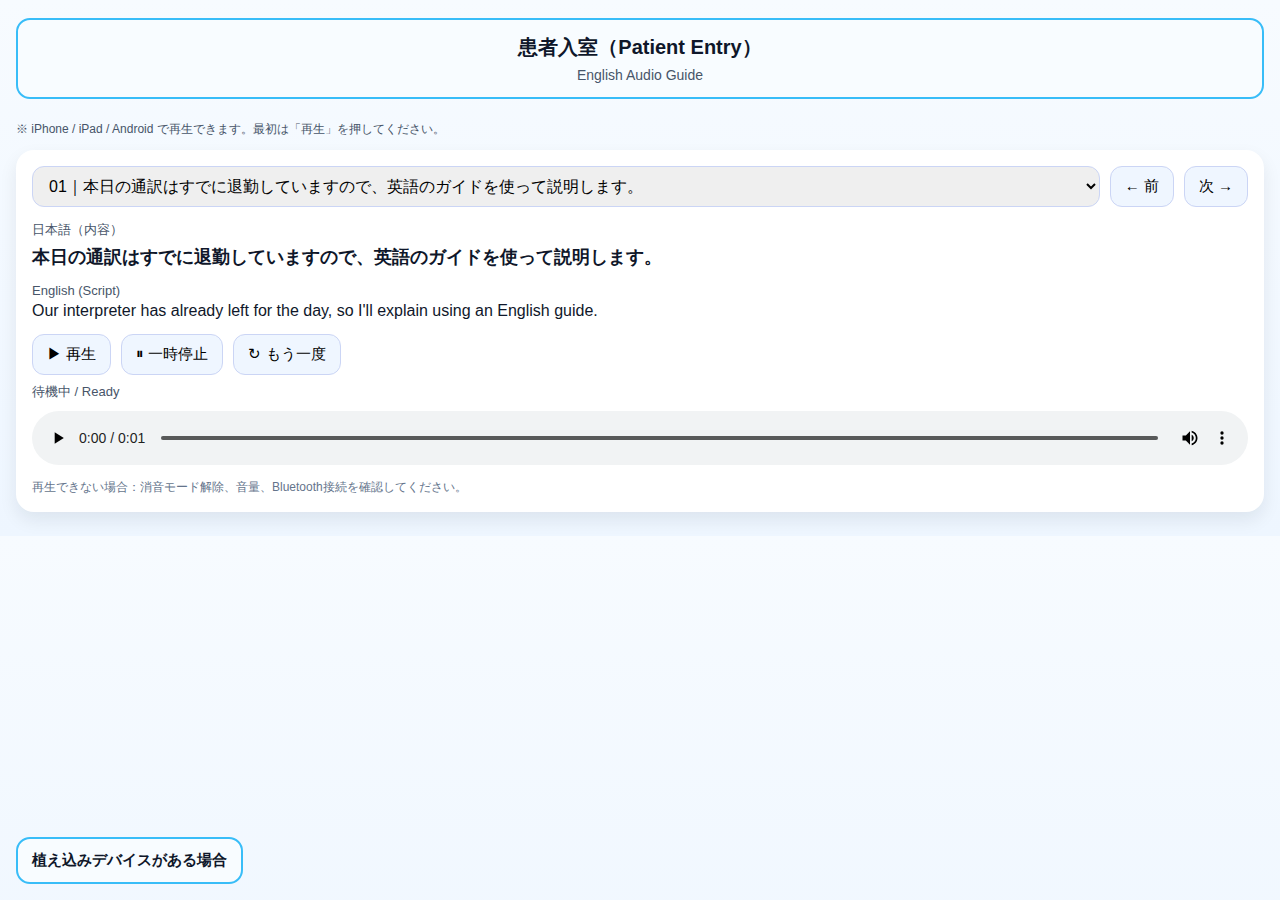
<file: index.html>
<!doctype html>
<html lang="ja">
<head>
<meta charset="utf-8">
<meta name="viewport" content="width=device-width,initial-scale=1">
<title>患者入室（Patient Entry）音声ガイド</title>
<style>
body{margin:0;font-family:-apple-system,BlinkMacSystemFont,"Hiragino Sans","Segoe UI",sans-serif;
background:linear-gradient(180deg,#f7fbff,#eef6ff);color:#0f172a;}
.header{padding:18px 16px 10px;}
.frame-title{border:2px solid #38bdf8;padding:14px 16px;border-radius:14px;background:#f8fcff;text-align:center;}
.frame-title h1{margin:0;font-size:20px;}
.frame-title p{margin:6px 0 0;font-size:14px;color:#475569;}
.note{font-size:12px;color:#475569;margin:12px 16px;}
.main{margin:0 16px 24px;padding:16px;background:#fff;border-radius:18px;box-shadow:0 8px 18px rgba(15,23,42,.08);}
.row{display:flex;gap:10px;align-items:center;flex-wrap:wrap;}
select{flex:1;max-width:100%;font-size:16px;padding:10px 36px 10px 12px;border-radius:12px;border:1px solid #cbd5f5;overflow:hidden;text-overflow:ellipsis;white-space:nowrap;}
button{font-size:15px;padding:10px 14px;border-radius:12px;border:1px solid #cbd5f5;background:#eff6ff;}
button:active{transform:scale(.98);}
.label{margin-top:14px;font-size:13px;color:#475569;}
.jp{font-size:18px;font-weight:600;margin-top:6px;}
.en{font-size:16px;margin-top:4px;}
.controls{display:flex;gap:10px;flex-wrap:wrap;margin-top:14px;}
audio{width:100%;margin-top:10px;}
.status{margin-top:8px;font-size:13px;color:#475569;}
.hint{margin-top:10px;font-size:12px;color:#64748b;}

.device-details{margin-top:10px;border:1px solid #cbd5f5;border-radius:14px;background:#f8fcff;padding:10px 12px;}
.device-summary{cursor:pointer;font-size:14px;color:#0f172a;list-style:none;}
.device-summary::-webkit-details-marker{display:none;}
.device-list{display:flex;flex-direction:column;gap:10px;margin-top:10px;}
.device-btn{font-size:15px;padding:12px 14px;border-radius:12px;border:1px solid #cbd5f5;background:#eff6ff;text-align:left;}
.device-btn:active{transform:scale(.98);}
.device-btn.is-selected{border-color:#38bdf8;box-shadow:0 0 0 3px rgba(56,189,248,.25);background:#e0f2fe;}


/* === Implant Device Modal (emergency-style sheet) === */
.fab-dev{position:fixed;left:16px;bottom:16px;z-index:10000;
background:#f8fcff;border:2px solid #38bdf8;color:#0f172a;
border-radius:14px;padding:12px 14px;font-weight:800}
.dev-backdrop{position:fixed;inset:0;background:rgba(0,0,0,.35);
z-index:9998;display:none}
.dev-sheet{position:fixed;left:0;right:0;bottom:0;z-index:9999;
display:none;padding:12px 12px 18px}
.dev-panel{max-width:860px;margin:0 auto;background:#fff;
border-radius:20px;padding:12px 12px 14px;box-shadow:0 18px 40px rgba(15,23,42,.25)}
.dev-list{display:flex;flex-direction:column;gap:10px;max-height:52vh;overflow:auto;padding:4px}
.dev-item{border:1px solid #e2e8f0;border-radius:16px;padding:12px 12px;background:#ffffff}
.dev-item:active{transform:scale(.99)}
.dev-item.is-active{border-color:#38bdf8;box-shadow:0 0 0 3px rgba(56,189,248,.18)}
.dev-jp{font-weight:800;font-size:16px;line-height:1.25}
.dev-en{font-size:13px;color:#475569;margin-top:4px;line-height:1.25}
.dev-audio{margin-top:12px}
.dev-footer{display:flex;justify-content:space-between;gap:10px;align-items:center;margin-top:10px}
.dev-close{background:#eff6ff;border:1px solid #cbd5f5;border-radius:14px;padding:10px 14px;font-size:15px}
.dev-title{font-size:12px;color:#64748b;margin:0 0 8px 6px}

</style>
</head>
<body>
<div class="header">
  <div class="frame-title">
    <h1>患者入室（Patient Entry）</h1>
    <p>English Audio Guide</p>
  </div>
</div>

<p class="note">※ iPhone / iPad / Android で再生できます。最初は「再生」を押してください。</p>

<div class="main">
  <div class="row">
    <select id="sel"></select>
    <button id="prev">← 前</button>
    <button id="next">次 →</button>
  </div>

  <div class="label">日本語（内容）</div>
  <div class="jp" id="jp"></div>

  <div class="label">English (Script)</div>
  <div class="en" id="en"></div>

  <div class="controls">
    <button id="play">▶︎ 再生</button>
    <button id="pause">⏸ 一時停止</button>
    <button id="replay">↻ もう一度</button>
  </div>

  <div class="status" id="status">待機中 / Ready</div>
  <audio id="player" controls></audio>

  <div class="hint">
    再生できない場合：消音モード解除、音量、Bluetooth接続を確認してください。
  </div>
</div>

<script>
const STEPS = [
 {preview:"本日の通訳はすでに退勤しています…", jp:"本日の通訳はすでに退勤していますので、英語のガイドを使って説明します。", en:"Our interpreter has already left for the day, so I'll explain using an English guide."},
 {preview:"分からないことがあれば…", jp:"分からないことがあれば、いつでも言ってください。", en:"Please let me know if anything is unclear."},
 {preview:"生年月日を教えてください…", jp:"生年月日を教えていただけますか？", en:"Could you tell me your date of birth?"},
 {preview:"心臓デバイスの確認…", jp:"胸にペースメーカー、ICD、CRTなどの心臓デバイスは入っていますか？", en:"Do you have any heart devices in your chest, like a pacemaker, ICD, or CRT?"},
 {preview:"ベッドに座ってください…", jp:"ベッドに座って、靴を脱いでください。", en:"Please sit on the bed and take off your shoes."},
 {preview:"仰向けに寝てください…", jp:"ベッドに仰向けで寝てください。", en:"Please lie on your back on the bed."},
 {preview:"頭と足の位置…", jp:"頭はここ、足はあちらです。", en:"Your head goes here, and your feet go there."},
 {preview:"立ち上がって座る…", jp:"ゆっくり立ち上がって、ベッドに座ってください。", en:"Please stand up slowly and sit on the bed."},
 {preview:"スライドボード…", jp:"背中の後ろにスライドボードを入れますね。", en:"I'll put a slide board behind your back."},
 {preview:"ベッドへ移動…", jp:"これからベッドに移りますね。", en:"Let me slide you onto the bed now."},
 {preview:"少し上に…", jp:"少し上にずれてください。", en:"Please slide up a little."},
 {preview:"少し下に…", jp:"少し下にずれてください。", en:"Please slide down a little."},
 {preview:"上に移動…", jp:"少し上に移動しますね。", en:"I'll slide you up a little."},
 {preview:"下に移動…", jp:"少し下に移動しますね。", en:"I'll slide you down a little."},
 {preview:"首は大丈夫？", jp:"首はつらくないですか？", en:"Is your neck comfortable?"},
 {preview:"高さの確認…", jp:"高すぎたり低すぎたりしませんか？", en:"Is it not too high or low?"},
 {preview:"ベッドが動きます…", jp:"ベッドが動きますので、動かないでください。", en:"The bed will move now, so please stay still."}
];

const sel=document.getElementById('sel'),
jp=document.getElementById('jp'),
en=document.getElementById('en'),
player=document.getElementById('player'),
status=document.getElementById('status');

STEPS.forEach((s,i)=>{
 const o=document.createElement('option');
 o.value=i;
 o.textContent=`${String(i+1).padStart(2,'0')}｜${s.jp}`;
 sel.appendChild(o);
});

let idx=0;
function load(i){
 idx=Math.max(0,Math.min(STEPS.length-1,i));
 sel.value=idx;
 jp.textContent=STEPS[idx].jp;
 en.textContent=STEPS[idx].en;
 player.src=`audio/step_${String(idx+1).padStart(2,'0')}.m4a`;
 status.textContent="待機中 / Ready";
}
sel.onchange=()=>load(parseInt(sel.value));
document.getElementById('prev').onclick=()=>load(idx-1);
document.getElementById('next').onclick=()=>load(idx+1);
document.getElementById('play').onclick=()=>player.play();
document.getElementById('pause').onclick=()=>player.pause();
document.getElementById('replay').onclick=()=>{player.currentTime=0;player.play();}
player.onplay=()=>status.textContent="再生中 / Playing";
player.onpause=()=>status.textContent="一時停止 / Paused";
player.onended=()=>status.textContent="待機中 / Ready";


load(0);


document.addEventListener('DOMContentLoaded',()=>{
  const DEV=[
    {jp:'PM、CRT-P ありの場合：では検査後に心臓の機器を確認して、正常に作動しているか確認しますね。',
     en:"Okay, we’ll check your heart device after the test to confirm everything is functioning properly.",
     a:'audio/device_01_pm_crtp.m4a'},
    {jp:'ICD、CRT-D ありの場合：では検査の前後に心臓の機器を確認して、正常に作動しているか確認しますね。',
     en:"Okay, we’ll check your heart device before and after the test to confirm everything is functioning properly.",
     a:'audio/device_02_icd_crtd.m4a'},
    {jp:'今から心臓の機器のチェックをしますね。担当者が来るまで少しお待ちください。',
     en:"We’ll check your heart device now. Please wait here for a moment until the staff arrives.",
     a:'audio/device_03_wait_for_staff.m4a'}
  ];

  const open=document.getElementById('devOpen');
  const back=document.getElementById('devBackdrop');
  const sheet=document.getElementById('devSheet');
  const list=document.getElementById('devList');
  const player=document.getElementById('devPlayer');
  const close=document.getElementById('devClose');

  if(!open || !back || !sheet || !list || !player || !close) return;

  const show=()=>{back.style.display='block';sheet.style.display='block';open.style.display='none';};
  const hide=()=>{back.style.display='none';sheet.style.display='none';open.style.display='';};

  DEV.forEach((s,i)=>{
    const d=document.createElement('div');
    d.className='dev-item';
    d.innerHTML=`<div class="dev-jp">${i+1}. ${s.jp}</div>
                 <div class="dev-en">${s.en}</div>`;
    d.addEventListener('click',()=>{
      list.querySelectorAll('.dev-item').forEach(x=>x.classList.remove('is-active'));
      d.classList.add('is-active');
      player.src=s.a;
      player.play();
    });
    list.appendChild(d);
  });

  open.addEventListener('click', show);
  close.addEventListener('click', hide);
  back.addEventListener('click', hide);

  document.addEventListener('keydown',(e)=>{
    if(e.key==='Escape') hide();
  });
});

</script>

<button class="fab-dev" id="devOpen">植え込みデバイスがある場合</button>
<div class="dev-backdrop" id="devBackdrop"></div>
<div class="dev-sheet" id="devSheet" role="dialog" aria-modal="true" aria-label="implant device">
  <div class="dev-panel">
    <div class="dev-title">植え込みデバイスがある場合 / If you have an implanted heart device</div>
    <div class="dev-list" id="devList"></div>

    <div class="dev-audio">
      <audio id="devPlayer" controls style="width:100%"></audio>
    </div>

    <div class="dev-footer">
      <button class="dev-close" id="devClose" type="button">閉じる</button>
      <div style="font-size:12px;color:#64748b;">タップで再生 / Tap to play</div>
    </div>
  </div>
</div>

</body>
</html>
</file>
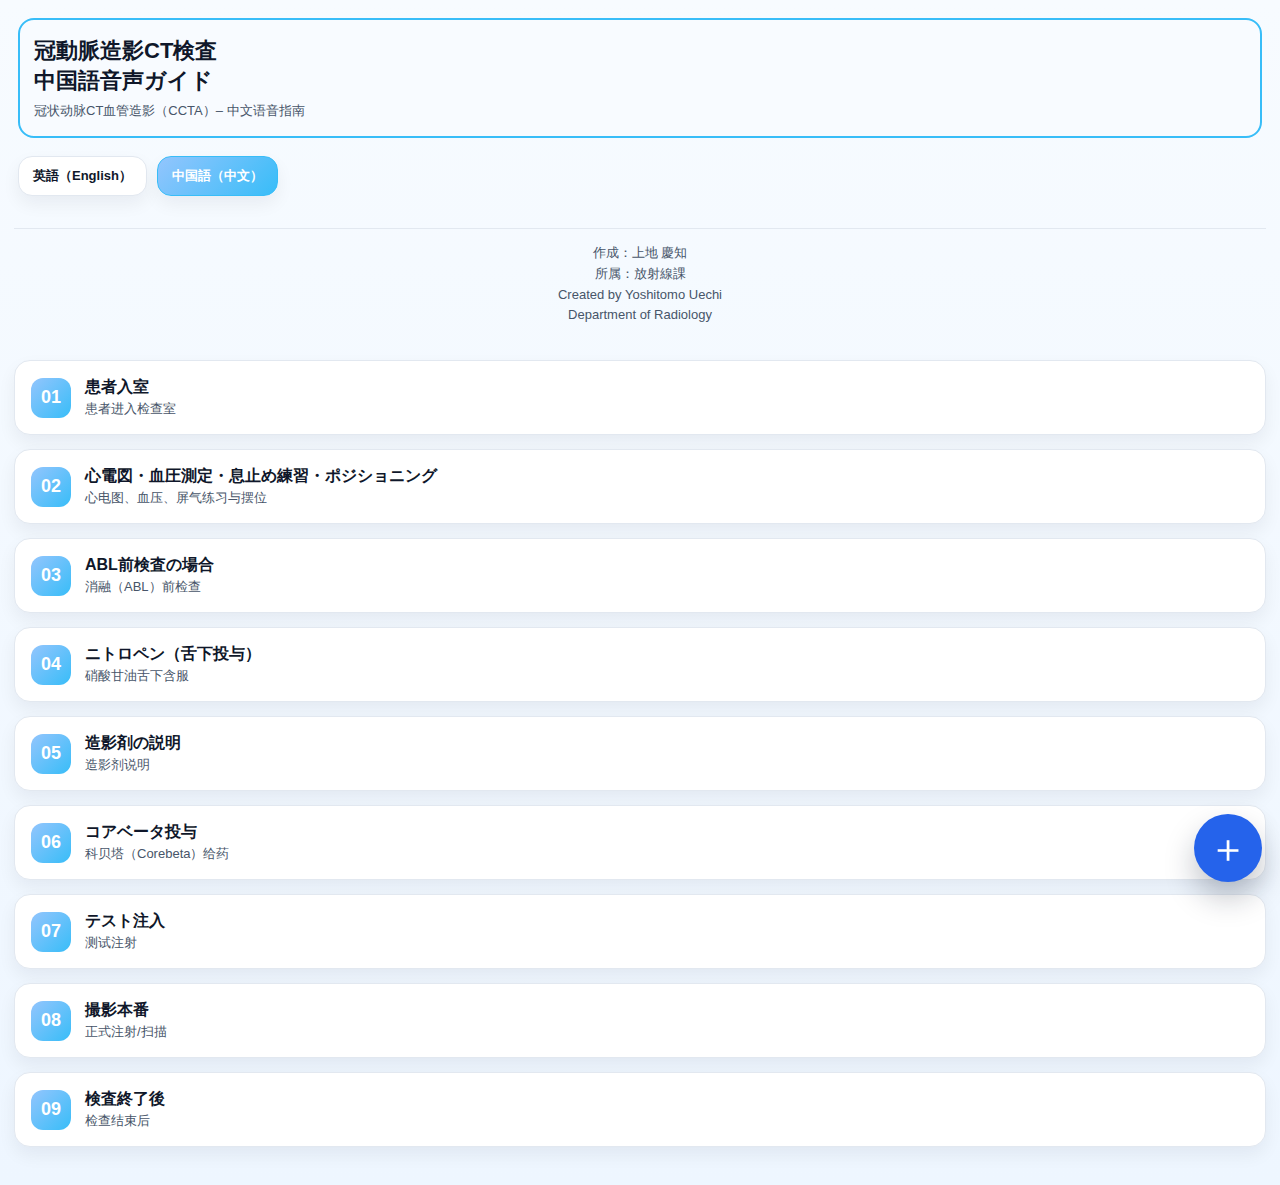
<file: cn/index.html>
<!doctype html>
<html lang="ja">
<head>
<meta charset="utf-8">
<meta name="viewport" content="width=device-width,initial-scale=1">
<title>音声ガイドを選択してください</title>

<style>
body {
  margin:0;
  font-family:-apple-system,BlinkMacSystemFont,"Hiragino Sans","Segoe UI",sans-serif;
  background:linear-gradient(180deg,#f7fbff,#eef6ff);
  color:#0f172a;
}
.header { padding:18px; }
.header h1 { margin:0 0 6px; font-size:22px; }
.header p { margin:0; font-size:13px; color:#475569; }
.container { padding:10px 14px 24px; }

.card{
  display:flex;
  align-items:center;
  padding:16px;
  margin-bottom:14px;
  background:#ffffff;
  border:1px solid #e2e8f0;
  border-radius:16px;
  text-decoration:none;
  color:#0f172a;
  box-shadow:0 8px 18px rgba(15,23,42,0.06);
}
.num{
  font-size:18px;
  font-weight:700;
  width:40px;
  height:40px;
  border-radius:12px;
  display:flex;
  align-items:center;
  justify-content:center;
  background:linear-gradient(135deg,#93c5fd,#38bdf8);
  color:#ffffff;
  margin-right:14px;
}
.jp{ font-size:16px; font-weight:600; }
.en{ font-size:13px; color:#475569; margin-top:2px; }
.card:active{ transform:scale(.98); }

/* footer (as in your original page) */
.page-footer{
  padding:10px 14px 24px;
  text-align:center;
  color:#475569;
}
.page-footer hr{
  border:none;
  border-top:1px solid #e2e8f0;
  margin:18px 0 14px;
}
.page-footer .creator,
.page-footer .creator-en{
  margin:0;
  font-size:13px;
  line-height:1.6;
}

/* === Restored title blue frame (NO other changes) === */
.header-title{
  border:2px solid #38bdf8;
  border-radius:16px;
  padding:16px 14px;
  background:#f8fbff;
}


/* === Language switch (added) === */
.langbar{
  display:flex;
  gap:10px;
  padding:0 18px 14px;
}
.langpill{
  display:inline-flex;
  align-items:center;
  justify-content:center;
  padding:10px 14px;
  border-radius:14px;
  border:1px solid #e2e8f0;
  background:#ffffff;
  box-shadow:0 8px 18px rgba(15,23,42,0.06);
  text-decoration:none;
  color:#0f172a;
  font-size:13px;
  font-weight:600;
}
.langpill.current{
  border-color:#38bdf8;
  background:linear-gradient(135deg,#93c5fd,#38bdf8);
  color:#ffffff;
}

</style>

<link rel="stylesheet" href="translator.css">
</head>

<body>

<div class="header">
  <div class="header-title frame-title">
    <h1 class="main-title">
      冠動脈造影CT検査<br>
      <span class="sub-title">中国語音声ガイド</span>
    </h1>
    <p class="en-title">
      冠状动脉CT血管造影（CCTA）– 中文语音指南
    </p>
  </div>
</div>

<div class="langbar">
<a class="langpill" href="../en/">英語（English）</a>
<a class="langpill current" href="#" aria-current="page">中国語（中文）</a>
</div>

<div class="page-footer" style="padding-top:0;">
  <hr>
  <p class="creator">
    作成：上地 慶知<br>
    所属：放射線課
  </p>
  <p class="creator-en">
    Created by Yoshitomo Uechi<br>
    Department of Radiology
  </p>
</div>

<div class="container">

  <a class="card" href="https://orinndo.github.io/Patient-entry-CN/">
    <div class="num">01</div>
    <div class="texts">
      <div class="jp">患者入室</div>
      <div class="en">患者进入检查室</div>
    </div>
  </a>

  <a class="card" href="https://orinndo.github.io/BP-ECG-breathhold-CN/">
    <div class="num">02</div>
    <div class="texts">
      <div class="jp">心電図・血圧測定・息止め練習・ポジショニング</div>
      <div class="en">心电图、血压、屏气练习与摆位</div>
    </div>
  </a>

  <a class="card" href="https://orinndo.github.io/ABL-pretest-CN/">
    <div class="num">03</div>
    <div class="texts">
      <div class="jp">ABL前検査の場合</div>
      <div class="en">消融（ABL）前检查</div>
    </div>
  </a>

  <a class="card" href="https://orinndo.github.io/Nitrogen-sublingual-CN/">
    <div class="num">04</div>
    <div class="texts">
      <div class="jp">ニトロペン（舌下投与）</div>
      <div class="en">硝酸甘油舌下含服</div>
    </div>
  </a>

  <a class="card" href="https://orinndo.github.io/explanation-of-contrast-dye-CN/">
    <div class="num">05</div>
    <div class="texts">
      <div class="jp">造影剤の説明</div>
      <div class="en">造影剂说明</div>
    </div>
  </a>

  <a class="card" href="https://orinndo.github.io/Corebeta-CN/">
    <div class="num">06</div>
    <div class="texts">
      <div class="jp">コアベータ投与</div>
      <div class="en">科贝塔（Corebeta）给药</div>
    </div>
  </a>

  <a class="card" href="https://orinndo.github.io/Test-injection-CN/">
    <div class="num">07</div>
    <div class="texts">
      <div class="jp">テスト注入</div>
      <div class="en">测试注射</div>
    </div>
  </a>

  <a class="card" href="https://orinndo.github.io/actual-injection-CN/">
    <div class="num">08</div>
    <div class="texts">
      <div class="jp">撮影本番</div>
      <div class="en">正式注射/扫描</div>
    </div>
  </a>

  <a class="card" href="https://orinndo.github.io/after-the-exam-CN/">
    <div class="num">09</div>
    <div class="texts">
      <div class="jp">検査終了後</div>
      <div class="en">检查结束后</div>
    </div>
  </a>
</div>

<!-- 翻訳ツール：＋ボタン -->
<button id="fab" aria-label="翻訳ツールを開く" type="button">＋</button>

<!-- 翻訳ツール：オーバーレイ（背景色を変えない） -->
<div id="overlay" class="hidden" aria-hidden="true"></div>

<!-- 翻訳ツール：パネル -->
<div id="panel" class="hidden" role="dialog" aria-modal="true" aria-label="翻訳ツール">
  <div class="panel-header">
    <h2>翻訳ツール</h2>
    <button id="copyBtn" type="button" aria-label="入力文をコピー">コピー</button>
  </div>

  <div class="translator-glass">
    <textarea id="jp" placeholder="日本語を入力してください"></textarea>

    <div class="btns">
      <button data-t="google" type="button">Google翻訳</button>
      <button data-t="deepl" type="button">DeepL</button>
      <button data-t="gemini" type="button">Gemini</button>
      <button data-t="chatgpt" type="button">ChatGPT</button>
    </div>

    <p class="note">
      翻訳結果には誤りが含まれる場合があります。使用する前に、内容を必ず確認してください。
    </p>
  </div>
</div>

<div id="toast" class="toast" aria-live="polite"></div>

<script src="translator.js"></script>
</body>
</html>
</file>
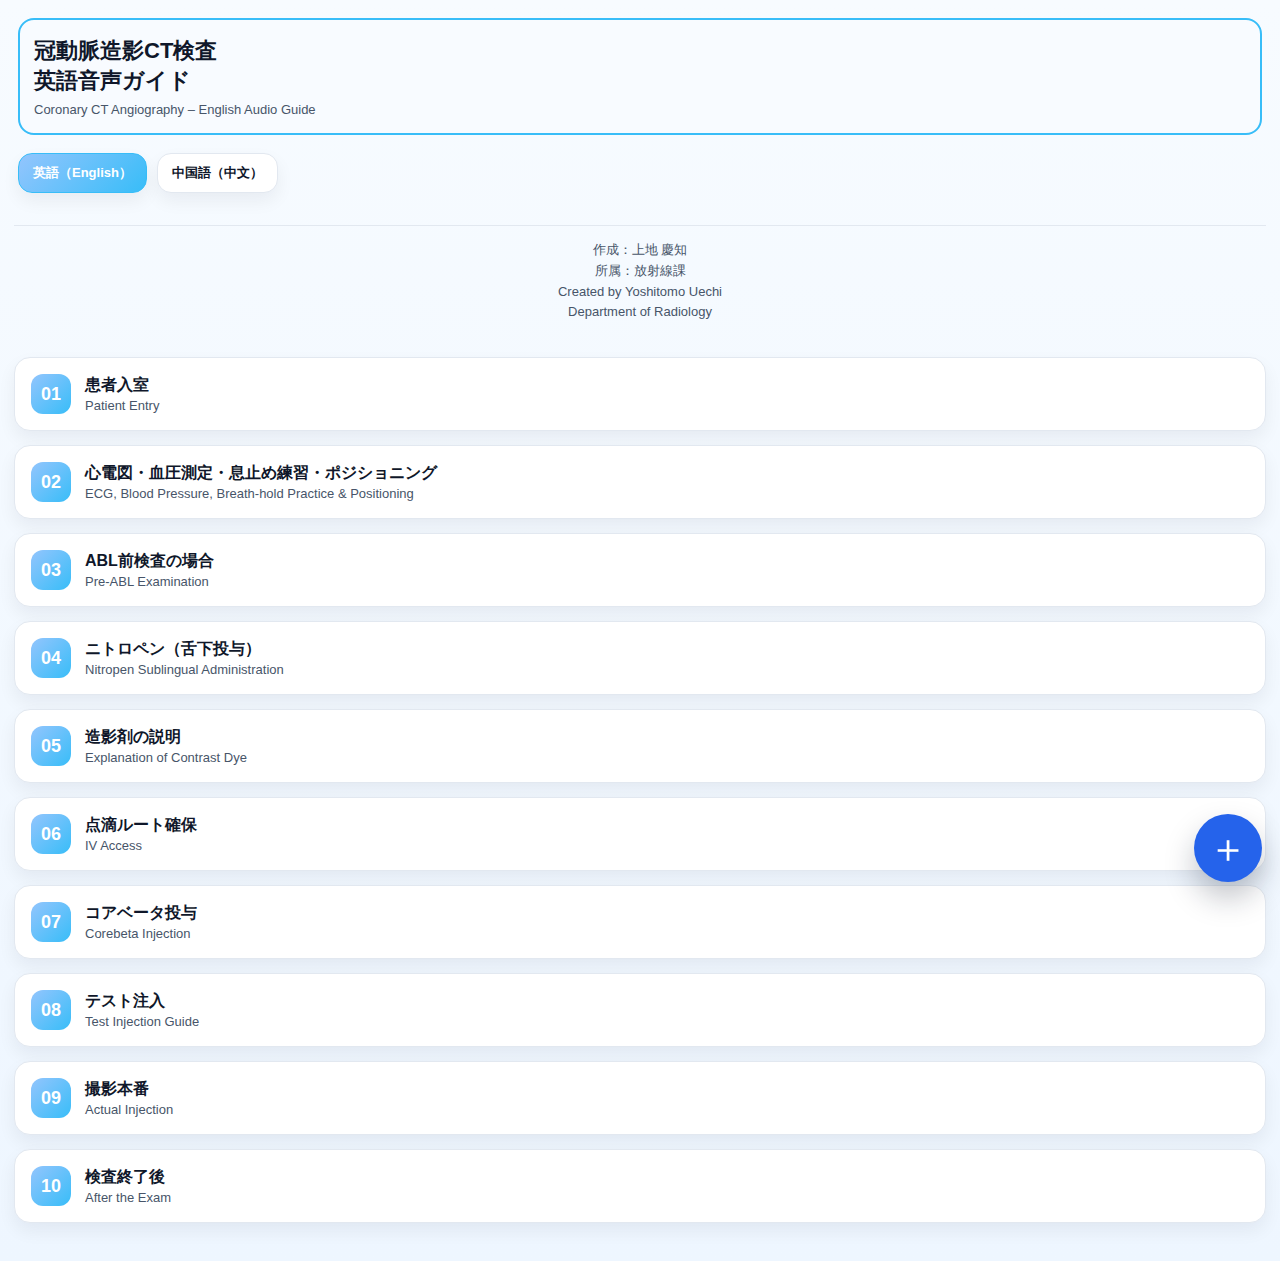
<file: en/index.html>
<!doctype html>
<html lang="ja">
<head>
<meta charset="utf-8">
<meta name="viewport" content="width=device-width,initial-scale=1">
<title>音声ガイドを選択してください</title>

<style>
body {
  margin:0;
  font-family:-apple-system,BlinkMacSystemFont,"Hiragino Sans","Segoe UI",sans-serif;
  background:linear-gradient(180deg,#f7fbff,#eef6ff);
  color:#0f172a;
}
.header { padding:18px; }
.header h1 { margin:0 0 6px; font-size:22px; }
.header p { margin:0; font-size:13px; color:#475569; }
.container { padding:10px 14px 24px; }

.card{
  display:flex;
  align-items:center;
  padding:16px;
  margin-bottom:14px;
  background:#ffffff;
  border:1px solid #e2e8f0;
  border-radius:16px;
  text-decoration:none;
  color:#0f172a;
  box-shadow:0 8px 18px rgba(15,23,42,0.06);
}
.num{
  font-size:18px;
  font-weight:700;
  width:40px;
  height:40px;
  border-radius:12px;
  display:flex;
  align-items:center;
  justify-content:center;
  background:linear-gradient(135deg,#93c5fd,#38bdf8);
  color:#ffffff;
  margin-right:14px;
}
.jp{ font-size:16px; font-weight:600; }
.en{ font-size:13px; color:#475569; margin-top:2px; }
.card:active{ transform:scale(.98); }

/* footer (as in your original page) */
.page-footer{
  padding:10px 14px 24px;
  text-align:center;
  color:#475569;
}
.page-footer hr{
  border:none;
  border-top:1px solid #e2e8f0;
  margin:18px 0 14px;
}
.page-footer .creator,
.page-footer .creator-en{
  margin:0;
  font-size:13px;
  line-height:1.6;
}

/* === Restored title blue frame (NO other changes) === */
.header-title{
  border:2px solid #38bdf8;
  border-radius:16px;
  padding:16px 14px;
  background:#f8fbff;
}


/* === Language switch (added) === */
.langbar{
  display:flex;
  gap:10px;
  padding:0 18px 14px;
}
.langpill{
  display:inline-flex;
  align-items:center;
  justify-content:center;
  padding:10px 14px;
  border-radius:14px;
  border:1px solid #e2e8f0;
  background:#ffffff;
  box-shadow:0 8px 18px rgba(15,23,42,0.06);
  text-decoration:none;
  color:#0f172a;
  font-size:13px;
  font-weight:600;
}
.langpill.current{
  border-color:#38bdf8;
  background:linear-gradient(135deg,#93c5fd,#38bdf8);
  color:#ffffff;
}

</style>

<link rel="stylesheet" href="translator.css">
</head>

<body>

<div class="header">
  <div class="header-title frame-title">
    <h1 class="main-title">
      冠動脈造影CT検査<br>
      <span class="sub-title">英語音声ガイド</span>
    </h1>
    <p class="en-title">
      Coronary CT Angiography – English Audio Guide
    </p>
  </div>
</div>

<div class="langbar">
<a class="langpill current" href="#" aria-current="page">英語（English）</a>
<a class="langpill" href="../cn/">中国語（中文）</a>
</div>

<div class="page-footer" style="padding-top:0;">
  <hr>
  <p class="creator">
    作成：上地 慶知<br>
    所属：放射線課
  </p>
  <p class="creator-en">
    Created by Yoshitomo Uechi<br>
    Department of Radiology
  </p>
</div>

<div class="container">

  <a class="card" href="https://orinndo.github.io/patient-entry/">
    <div class="num">01</div>
    <div class="texts">
      <div class="jp">患者入室</div>
      <div class="en">Patient Entry</div>
    </div>
  </a>

  <a class="card" href="https://orinndo.github.io/ECG-BP-Positioning/">
    <div class="num">02</div>
    <div class="texts">
      <div class="jp">心電図・血圧測定・息止め練習・ポジショニング</div>
      <div class="en">ECG, Blood Pressure, Breath-hold Practice & Positioning</div>
    </div>
  </a>

  <a class="card" href="https://orinndo.github.io/ABL/">
    <div class="num">03</div>
    <div class="texts">
      <div class="jp">ABL前検査の場合</div>
      <div class="en">Pre-ABL Examination</div>
    </div>
  </a>

  <a class="card" href="https://orinndo.github.io/nitropen-sublingual/">
    <div class="num">04</div>
    <div class="texts">
      <div class="jp">ニトロペン（舌下投与）</div>
      <div class="en">Nitropen Sublingual Administration</div>
    </div>
  </a>

  <a class="card" href="https://orinndo.github.io/explanation-of-contrast-dye-/">
    <div class="num">05</div>
    <div class="texts">
      <div class="jp">造影剤の説明</div>
      <div class="en">Explanation of Contrast Dye</div>
    </div>
  </a>

  <a class="card" href="https://orinndo.github.io/IV-access/">
    <div class="num">06</div>
    <div class="texts">
      <div class="jp">点滴ルート確保</div>
      <div class="en">IV Access</div>
    </div>
  </a>

  <a class="card" href="https://orinndo.github.io/corebeta-injection/">
    <div class="num">07</div>
    <div class="texts">
      <div class="jp">コアベータ投与</div>
      <div class="en">Corebeta Injection</div>
    </div>
  </a>

  <a class="card" href="https://orinndo.github.io/test-injection-guide/">
    <div class="num">08</div>
    <div class="texts">
      <div class="jp">テスト注入</div>
      <div class="en">Test Injection Guide</div>
    </div>
  </a>

  <a class="card" href="https://orinndo.github.io/actual-injection/">
    <div class="num">09</div>
    <div class="texts">
      <div class="jp">撮影本番</div>
      <div class="en">Actual Injection</div>
    </div>
  </a>

  <a class="card" href="https://orinndo.github.io/after-the-exam/">
    <div class="num">10</div>
    <div class="texts">
      <div class="jp">検査終了後</div>
      <div class="en">After the Exam</div>
    </div>
  </a>

</div>

<!-- 翻訳ツール：＋ボタン -->
<button id="fab" aria-label="翻訳ツールを開く" type="button">＋</button>

<!-- 翻訳ツール：オーバーレイ（背景色を変えない） -->
<div id="overlay" class="hidden" aria-hidden="true"></div>

<!-- 翻訳ツール：パネル -->
<div id="panel" class="hidden" role="dialog" aria-modal="true" aria-label="翻訳ツール">
  <div class="panel-header">
    <h2>翻訳ツール</h2>
    <button id="copyBtn" type="button" aria-label="入力文をコピー">コピー</button>
  </div>

  <div class="translator-glass">
    <textarea id="jp" placeholder="日本語を入力してください"></textarea>

    <div class="btns">
      <button data-t="google" type="button">Google翻訳</button>
      <button data-t="deepl" type="button">DeepL</button>
      <button data-t="gemini" type="button">Gemini</button>
      <button data-t="chatgpt" type="button">ChatGPT</button>
    </div>

    <p class="note">
      翻訳結果には誤りが含まれる場合があります。使用する前に、内容を必ず確認してください。
    </p>
  </div>
</div>

<div id="toast" class="toast" aria-live="polite"></div>

<script src="translator.js"></script>
</body>
</html>
</file>
<file: cn/translator.css>
/* Floating action button */
#fab{
  position:fixed;
  right:18px;
  bottom:18px;
  width:68px;
  height:68px;
  border-radius:999px;
  border:none;
  background:#2563eb;
  color:#fff;
  font-size:40px;
  line-height:1;
  box-shadow:0 16px 30px rgba(15,23,42,.25);
  cursor:pointer;
  z-index:1000;
}
#fab:active{ transform:scale(.98); }

/* Overlay: fully transparent so the page background does NOT change */
#overlay{
  position:fixed;
  inset:0;
  background:transparent;
  opacity:1;
  z-index:1001;
}

/* Panel */
#panel{
  position:fixed;
  left:50%;
  transform:translateX(-50%);
  bottom:92px;
  width:min(560px, calc(100% - 24px));
  background:#ffffff;
  border:1px solid #e2e8f0;
  border-radius:18px;
  padding:18px 16px 16px;
  box-shadow:0 18px 40px rgba(15,23,42,.18);
  z-index:1002;
}

/* Header row: same height line for title + copy button */
.panel-header{
  display:flex;
  align-items:center;
  justify-content:space-between;
  gap:12px;
  margin-bottom:12px;
}
.panel-header h2{
  margin:0;
  font-size:22px;
  line-height:1.2;
}
#copyBtn{
  border:1px solid #cbd5e1;
  background:#ffffff;
  color:#0f172a;
  border-radius:12px;
  padding:10px 12px;
  font-size:15px;
  cursor:pointer;
  flex:0 0 auto;
}
#copyBtn:active{ transform:scale(.98); }

.translator-glass{
  border:1px solid #cbd5e1;
  border-radius:16px;
  padding:16px;
  background:#f8fbff;
}
#jp{
  width:100%;
  min-height:140px;
  box-sizing:border-box;
  padding:16px;
  font-size:16px;
  border-radius:14px;
  border:2px solid #60a5fa;
  outline:none;
  background:#fff;
}
.btns{
  display:flex;
  flex-wrap:wrap;
  gap:10px;
  margin:14px 0 10px;
}
.btns button{
  flex:1 1 120px;
  padding:12px 14px;
  border-radius:12px;
  border:1px solid #cbd5e1;
  background:#ffffff;
  color:#0f172a;
  font-size:15px;
  cursor:pointer;
}
.btns button:active{ transform:scale(.98); }
.note{
  margin:0;
  font-size:13px;
  color:#475569;
  line-height:1.6;
}

/* Hidden utility */
.hidden{ display:none !important; }

/* Toast */
.toast{
  position:fixed;
  left:50%;
  transform:translateX(-50%);
  bottom:96px;
  background:rgba(15,23,42,.92);
  color:#fff;
  padding:10px 14px;
  border-radius:12px;
  font-size:14px;
  z-index:1100;
  display:none;
}
.toast.show{ display:block; }
</file>
<file: en/translator.css>
/* Floating action button */
#fab{
  position:fixed;
  right:18px;
  bottom:18px;
  width:68px;
  height:68px;
  border-radius:999px;
  border:none;
  background:#2563eb;
  color:#fff;
  font-size:40px;
  line-height:1;
  box-shadow:0 16px 30px rgba(15,23,42,.25);
  cursor:pointer;
  z-index:1000;
}
#fab:active{ transform:scale(.98); }

/* Overlay: fully transparent so the page background does NOT change */
#overlay{
  position:fixed;
  inset:0;
  background:transparent;
  opacity:1;
  z-index:1001;
}

/* Panel */
#panel{
  position:fixed;
  left:50%;
  transform:translateX(-50%);
  bottom:92px;
  width:min(560px, calc(100% - 24px));
  background:#ffffff;
  border:1px solid #e2e8f0;
  border-radius:18px;
  padding:18px 16px 16px;
  box-shadow:0 18px 40px rgba(15,23,42,.18);
  z-index:1002;
}

/* Header row: same height line for title + copy button */
.panel-header{
  display:flex;
  align-items:center;
  justify-content:space-between;
  gap:12px;
  margin-bottom:12px;
}
.panel-header h2{
  margin:0;
  font-size:22px;
  line-height:1.2;
}
#copyBtn{
  border:1px solid #cbd5e1;
  background:#ffffff;
  color:#0f172a;
  border-radius:12px;
  padding:10px 12px;
  font-size:15px;
  cursor:pointer;
  flex:0 0 auto;
}
#copyBtn:active{ transform:scale(.98); }

.translator-glass{
  border:1px solid #cbd5e1;
  border-radius:16px;
  padding:16px;
  background:#f8fbff;
}
#jp{
  width:100%;
  min-height:140px;
  box-sizing:border-box;
  padding:16px;
  font-size:16px;
  border-radius:14px;
  border:2px solid #60a5fa;
  outline:none;
  background:#fff;
}
.btns{
  display:flex;
  flex-wrap:wrap;
  gap:10px;
  margin:14px 0 10px;
}
.btns button{
  flex:1 1 120px;
  padding:12px 14px;
  border-radius:12px;
  border:1px solid #cbd5e1;
  background:#ffffff;
  color:#0f172a;
  font-size:15px;
  cursor:pointer;
}
.btns button:active{ transform:scale(.98); }
.note{
  margin:0;
  font-size:13px;
  color:#475569;
  line-height:1.6;
}

/* Hidden utility */
.hidden{ display:none !important; }

/* Toast */
.toast{
  position:fixed;
  left:50%;
  transform:translateX(-50%);
  bottom:96px;
  background:rgba(15,23,42,.92);
  color:#fff;
  padding:10px 14px;
  border-radius:12px;
  font-size:14px;
  z-index:1100;
  display:none;
}
.toast.show{ display:block; }
</file>
